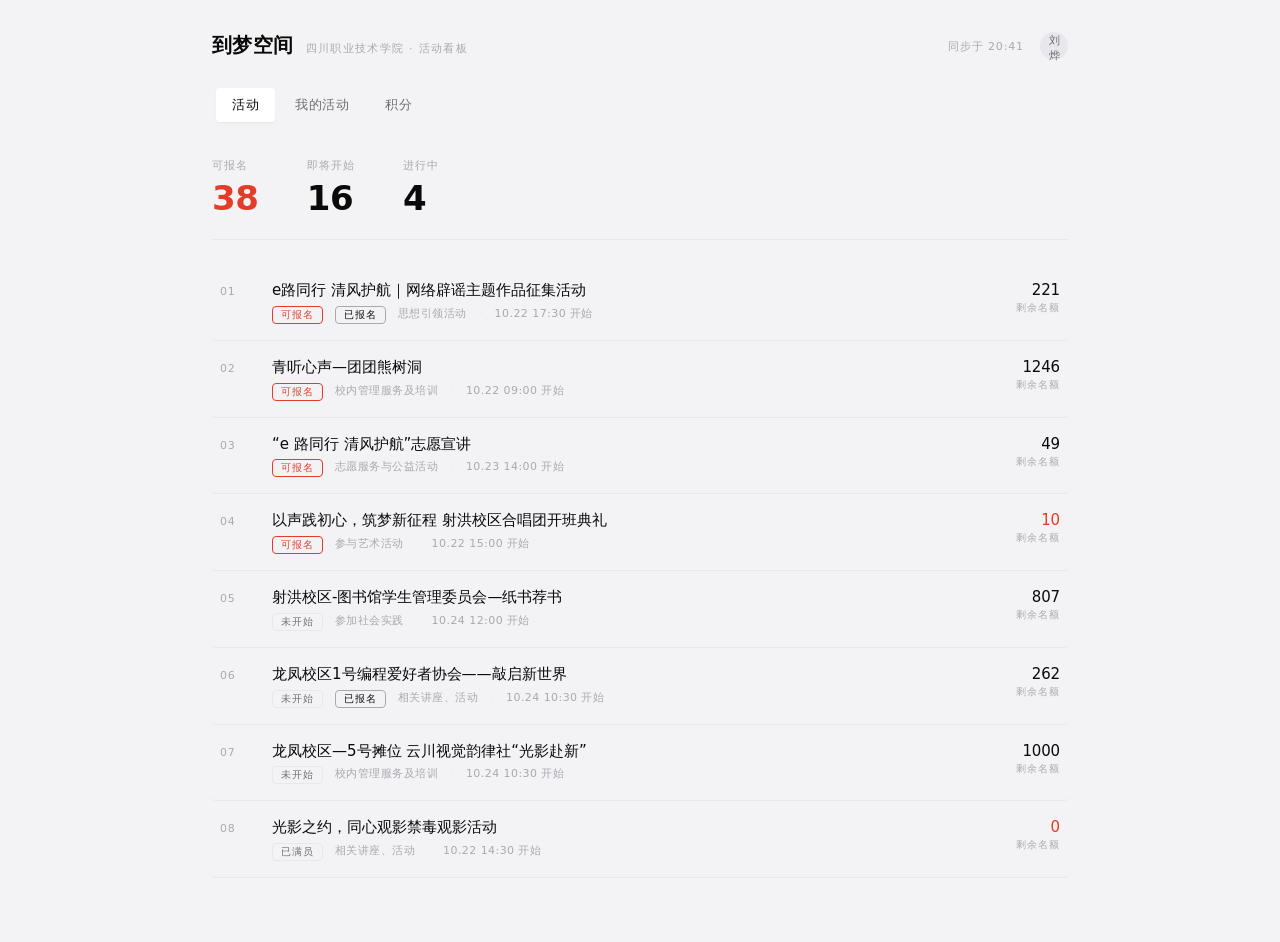
<file: ui/preview/a-ink.html>
<!doctype html>
<html lang="zh-CN">
<head>
<meta charset="utf-8">
<meta name="viewport" content="width=device-width, initial-scale=1">
<title>到梦空间 · 方案 A「墨白 Ink」</title>
<style>
/* ============================================================
   方案 A · 墨白 Ink
   参考：Linear（留白与列表密度）、Vercel Geist（发丝线与字重层级）、
        shadcn/ui（中性色阶 + 单一强调色）
   令牌：Global → Semantic → Component
   ============================================================ */
:root {
  /* ---- Global：色 ---- */
  --g-ink-900: #0A0A0B;
  --g-ink-700: #2A2A2E;
  --g-ink-500: #6E6E76;
  --g-ink-300: #A8A8B0;
  --g-ink-100: #E8E8EC;
  --g-ink-050: #F3F3F5;
  --g-white:   #FFFFFF;
  --g-vermilion: #E23D28;
  --g-vermilion-soft: #FDECE9;

  /* ---- Global：间距（4px 网格） ---- */
  --s1: 4px;  --s2: 8px;  --s3: 12px; --s4: 16px;
  --s5: 24px; --s6: 32px; --s7: 48px; --s8: 64px;

  /* ---- Global：圆角（3 档） ---- */
  --r-sm: 4px; --r-md: 8px; --r-lg: 14px;

  /* ---- Global：动效 ---- */
  --dur-micro: 90ms;
  --dur-local: 150ms;
  --dur-page: 280ms;
  --ease-out: cubic-bezier(.16, 1, .3, 1);
  --ease-in: cubic-bezier(.4, 0, 1, 1);
  --spring-panel: cubic-bezier(.34, 1.32, .64, 1);

  /* ---- Semantic ---- */
  --surface-page: var(--g-ink-050);
  --surface-card: var(--g-white);
  --surface-sunken: var(--g-ink-050);
  --text-strong: var(--g-ink-900);
  --text-body: var(--g-ink-700);
  --text-mute: var(--g-ink-500);
  --text-faint: var(--g-ink-300);
  --border-hair: var(--g-ink-100);
  --interactive: var(--g-vermilion);

  /* ---- Component ---- */
  --row-pad-y: var(--s4);
  --row-gap: var(--s5);
}

* { box-sizing: border-box; }

html, body {
  margin: 0; padding: 0;
  background: var(--surface-page);
  color: var(--text-body);
  font-family: "Genshin", "HarmonyOS Sans SC", "PingFang SC", "Microsoft YaHei", system-ui, sans-serif;
  -webkit-font-smoothing: antialiased;
}

button { font: inherit; color: inherit; background: none; border: 0; cursor: pointer; }

/* ============================ 骨架 ============================ */
.app {
  max-width: 920px;
  margin: 0 auto;
  padding: var(--s6) var(--s6) var(--s8);
}

/* ============================ 顶栏 ============================ */
.top {
  display: flex;
  align-items: flex-start;
  justify-content: space-between;
  gap: var(--s5);
  padding-bottom: var(--s5);
}

.brand { display: flex; align-items: baseline; gap: var(--s3); }

.brand-name {
  font-size: 20px;
  font-weight: 700;
  letter-spacing: .02em;
  color: var(--text-strong);
}

.brand-sub {
  font-size: 11px;
  letter-spacing: .12em;
  color: var(--text-faint);
}

.top-right { display: flex; align-items: center; gap: var(--s4); }

.sync { font-size: 11px; letter-spacing: .08em; color: var(--text-faint); }

.avatar {
  width: 28px; height: 28px;
  border-radius: 50%;
  background: var(--g-ink-100);
  display: grid; place-items: center;
  font-size: 11px; font-weight: 500; color: var(--text-mute);
  transition: transform var(--dur-micro) var(--ease-out);
}
.avatar:hover { transform: scale(1.06); }

/* ============================ 视图切换 ============================ */
.seg {
  display: inline-flex;
  gap: var(--s1);
  padding: var(--s1);
  background: var(--surface-sunken);
  border-radius: var(--r-md);
  margin-bottom: var(--s6);
  position: relative;
}

.seg-btn {
  position: relative;
  padding: var(--s2) var(--s4);
  font-size: 13px;
  letter-spacing: .04em;
  color: var(--text-mute);
  border-radius: var(--r-sm);
  transition: color var(--dur-micro) var(--ease-out);
}

.seg-btn[aria-selected="true"] { color: var(--text-strong); }

.seg-thumb {
  position: absolute;
  top: var(--s1); left: var(--s1);
  height: calc(100% - var(--s1) * 2);
  background: var(--surface-card);
  border-radius: var(--r-sm);
  box-shadow: 0 1px 2px rgba(10, 10, 11, .06);
  transform: translateX(0);
  transition: transform var(--dur-local) var(--spring-panel), width var(--dur-local) var(--ease-out);
}

/* ============================ 视图 ============================ */
.view { display: none; }
.view.is-on { display: block; animation: viewIn var(--dur-page) var(--ease-out) both; }

@keyframes viewIn {
  from { opacity: 0; transform: translateY(6px); }
  to   { opacity: 1; transform: none; }
}

/* ============================ 统计行 ============================ */
.stats {
  display: flex;
  gap: var(--s7);
  padding-bottom: var(--s5);
  border-bottom: 1px solid var(--border-hair);
  margin-bottom: var(--s5);
}

.stat-k { font-size: 11px; letter-spacing: .1em; color: var(--text-faint); margin-bottom: var(--s2); }

.stat-v {
  font-size: 34px;
  font-weight: 700;
  line-height: 1;
  letter-spacing: -.01em;
  color: var(--text-strong);
  font-variant-numeric: tabular-nums;
}

.stat-v.is-accent { color: var(--interactive); }
.stat-v small { font-size: 12px; font-weight: 400; color: var(--text-faint); margin-left: var(--s1); }

/* ============================ 列表 ============================ */
.list { display: flex; flex-direction: column; }

.row {
  display: grid;
  grid-template-columns: 28px minmax(0, 1fr) auto;
  gap: var(--row-gap);
  align-items: baseline;
  padding: var(--row-pad-y) var(--s2);
  border-bottom: 1px solid var(--border-hair);
  border-radius: var(--r-sm);
  transition: background var(--dur-micro) var(--ease-out),
              transform var(--dur-micro) var(--ease-out);
  animation: rowIn var(--dur-page) var(--ease-out) both;
}

@keyframes rowIn {
  from { opacity: 0; transform: translateY(8px); }
  to   { opacity: 1; transform: none; }
}

.row:hover { background: var(--surface-card); transform: translateY(-1px); }

.row-idx {
  font-size: 11px;
  color: var(--text-faint);
  font-variant-numeric: tabular-nums;
  letter-spacing: .06em;
}

.row-title {
  margin: 0 0 var(--s1);
  font-size: 15px;
  font-weight: 400;
  line-height: 1.45;
  color: var(--text-strong);
}

.row-meta {
  display: flex; flex-wrap: wrap; gap: var(--s3);
  font-size: 11px; letter-spacing: .04em; color: var(--text-faint);
}

.row-meta .dot { color: var(--g-ink-100); }

.tag {
  padding: 1px var(--s2);
  font-size: 10px;
  letter-spacing: .1em;
  border: 1px solid var(--border-hair);
  border-radius: var(--r-sm);
  color: var(--text-mute);
}
.tag.is-open { color: var(--interactive); border-color: currentColor; }
.tag.is-mine { color: var(--text-strong); border-color: var(--g-ink-300); }

.row-tail { text-align: right; }

.quota {
  font-size: 15px;
  font-weight: 500;
  color: var(--text-strong);
  font-variant-numeric: tabular-nums;
  letter-spacing: -.01em;
}
.quota.is-low { color: var(--interactive); }

.quota-cap { display: block; font-size: 10px; letter-spacing: .1em; color: var(--text-faint); margin-top: 2px; }

/* ============================ 积分 ============================ */
.score-hero { padding: var(--s7) 0 var(--s6); }

.score-label { font-size: 11px; letter-spacing: .14em; color: var(--text-faint); margin-bottom: var(--s3); }

.score-num {
  font-size: 88px;
  font-weight: 700;
  line-height: .95;
  letter-spacing: -.03em;
  color: var(--interactive);
  font-variant-numeric: tabular-nums;
}
.score-num small { font-size: 18px; color: var(--text-faint); margin-left: var(--s2); font-weight: 400; }

.score-meta { margin-top: var(--s4); font-size: 11px; letter-spacing: .06em; color: var(--text-faint); }

/* ============================ 抽屉 ============================ */
.scrim {
  position: fixed; inset: 0;
  background: rgba(10, 10, 11, .28);
  opacity: 0; pointer-events: none;
  transition: opacity var(--dur-local) var(--ease-out);
  backdrop-filter: blur(2px);
}
.scrim.is-on { opacity: 1; pointer-events: auto; }

.drawer {
  position: fixed; top: 0; right: 0; bottom: 0;
  width: min(420px, 92vw);
  background: var(--surface-card);
  border-left: 1px solid var(--border-hair);
  padding: var(--s6);
  overflow-y: auto;
  transform: translateX(100%);
  transition: transform var(--dur-local) var(--spring-panel);
}
.drawer.is-on { transform: none; }

.d-head { display: flex; justify-content: space-between; align-items: center; margin-bottom: var(--s5); }
.d-cap { font-size: 10px; letter-spacing: .16em; color: var(--text-faint); }
.d-close { font-size: 18px; color: var(--text-faint); line-height: 1; transition: transform var(--dur-micro) var(--ease-out); }
.d-close:hover { transform: rotate(90deg); }

.d-title { margin: 0 0 var(--s5); font-size: 19px; font-weight: 700; line-height: 1.4; color: var(--text-strong); }

.d-grid { display: grid; grid-template-columns: 64px 1fr; gap: var(--s3) var(--s4); font-size: 12px; }
.d-grid dt { color: var(--text-faint); letter-spacing: .06em; }
.d-grid dd { margin: 0; color: var(--text-body); }

.d-actions { display: flex; gap: var(--s3); margin-top: var(--s6); padding-top: var(--s5); border-top: 1px solid var(--border-hair); }

.btn {
  padding: var(--s3) var(--s5);
  border-radius: var(--r-md);
  font-size: 13px;
  letter-spacing: .04em;
  transition: transform var(--dur-micro) var(--ease-out), opacity var(--dur-micro) var(--ease-out);
}
.btn:active { transform: scale(.97); }
.btn--solid { background: var(--g-ink-900); color: var(--g-white); }
.btn--ghost { border: 1px solid var(--border-hair); color: var(--text-body); }
.btn--done { background: var(--surface-sunken); color: var(--text-faint); cursor: default; }

.d-hint { font-size: 11px; color: var(--text-faint); align-self: center; }

/* ============================ 窄屏 ============================ */
@media (max-width: 780px) {
  .app { padding: var(--s4) var(--s4) var(--s7); }
  .stats { gap: var(--s5); }
  .stat-v { font-size: 26px; }
  .row { grid-template-columns: 20px minmax(0, 1fr) auto; gap: var(--s3); }
  .score-num { font-size: 64px; }
}

/* 动效降级：系统开启减少动态时，直接给终态（也方便截图核对） */
@media (prefers-reduced-motion: reduce) {
  .panel, .scrim, .rows-item, .chip, .btn, .rail-btn, * { transition: none !important; }
  .rows-item { animation: none !important; }
}
</style>
</head>
<body>
<div class="app">

  <header class="top">
    <div class="brand">
      <span class="brand-name">到梦空间</span>
      <span class="brand-sub">四川职业技术学院 · 活动看板</span>
    </div>
    <div class="top-right">
      <span class="sync" id="sync">同步于 20:41</span>
      <button class="avatar" title="账号">刘烨</button>
    </div>
  </header>

  <div class="seg" role="tablist" id="seg">
    <span class="seg-thumb" id="segThumb"></span>
    <button class="seg-btn" role="tab" aria-selected="true" data-v="board">活动</button>
    <button class="seg-btn" role="tab" aria-selected="false" data-v="mine">我的活动</button>
    <button class="seg-btn" role="tab" aria-selected="false" data-v="score">积分</button>
  </div>

  <!-- ---------------- 活动 ---------------- -->
  <section class="view is-on" id="v-board">
    <div class="stats">
      <div>
        <div class="stat-k">可报名</div>
        <div class="stat-v is-accent">38</div>
      </div>
      <div>
        <div class="stat-k">即将开始</div>
        <div class="stat-v">16</div>
      </div>
      <div>
        <div class="stat-k">进行中</div>
        <div class="stat-v">4</div>
      </div>
    </div>
    <div class="list" id="boardList"></div>
  </section>

  <!-- ---------------- 我的活动 ---------------- -->
  <section class="view" id="v-mine">
    <div class="stats">
      <div>
        <div class="stat-k">已报名</div>
        <div class="stat-v">51<small>个</small></div>
      </div>
      <div>
        <div class="stat-k">待审核</div>
        <div class="stat-v">2</div>
      </div>
      <div>
        <div class="stat-k">已完结</div>
        <div class="stat-v">43</div>
      </div>
    </div>
    <div class="list" id="mineList"></div>
  </section>

  <!-- ---------------- 积分 ---------------- -->
  <section class="view" id="v-score">
    <div class="score-hero">
      <div class="score-label">到梦空间积分</div>
      <div class="score-num">43<small>分</small></div>
      <div class="score-meta">数据来源：到梦空间「我的」页 · 读取于 10.21 23:48</div>
    </div>
  </section>
</div>

<div class="scrim" id="scrim"></div>
<aside class="drawer" id="drawer" aria-hidden="true">
  <div class="d-head">
    <span class="d-cap">活动详情</span>
    <button class="d-close" id="dClose" aria-label="关闭">×</button>
  </div>
  <h2 class="d-title" id="dTitle">活动名称</h2>
  <dl class="d-grid" id="dGrid"></dl>
  <div class="d-actions" id="dActions"></div>
</aside>

<script>
const DATA = [
  { aid:"16684972", name:"e路同行 清风护航｜网络辟谣主题作品征集活动", cat:"思想引领活动", time:"10.22 17:30 开始", quota:221, mine:true, state:"open" },
  { aid:"16652489", name:"青听心声—团团熊树洞", cat:"校内管理服务及培训", time:"10.22 09:00 开始", quota:1246, mine:false, state:"open" },
  { aid:"16705892", name:"“e 路同行 清风护航”志愿宣讲", cat:"志愿服务与公益活动", time:"10.23 14:00 开始", quota:49, mine:false, state:"open" },
  { aid:"16676470", name:"以声践初心，筑梦新征程 射洪校区合唱团开班典礼", cat:"参与艺术活动", time:"10.22 15:00 开始", quota:10, mine:false, state:"open" },
  { aid:"16682678", name:"射洪校区-图书馆学生管理委员会—纸书荐书", cat:"参加社会实践", time:"10.24 12:00 开始", quota:807, mine:false, state:"soon" },
  { aid:"16674589", name:"龙凤校区1号编程爱好者协会——敲启新世界", cat:"相关讲座、活动", time:"10.24 10:30 开始", quota:262, mine:true, state:"soon" },
  { aid:"16658677", name:"龙凤校区—5号摊位 云川视觉韵律社“光影赴新”", cat:"校内管理服务及培训", time:"10.24 10:30 开始", quota:1000, mine:false, state:"soon" },
  { aid:"16671354", name:"光影之约，同心观影禁毒观影活动", cat:"相关讲座、活动", time:"10.22 14:30 开始", quota:0, mine:false, state:"full" },
];

const MINE = [
  { aid:"16684972", name:"e路同行 清风护航｜网络辟谣主题作品征集活动", cat:"思想引领活动", time:"10.22 17:30", state:"open", statusText:"报名中" },
  { aid:"16682931", name:"龙凤校区11号摊位青年马克思主义协会赓续红色信仰", cat:"校内管理服务及培训", time:"10.24 08:00", state:"open", statusText:"报名中" },
  { aid:"16674589", name:"龙凤校区1号编程爱好者协会——敲启新世界", cat:"相关讲座、活动", time:"10.24 10:30", state:"open", statusText:"报名中" },
  { aid:"16658677", name:"龙凤校区—5号摊位 云川视觉韵律社“光影赴新”", cat:"校内管理服务及培训", time:"10.24 10:30", state:"open", statusText:"等待中" },
  { aid:"16630112", name:"“智启未来，职引青春”信息技术行业企业进校宣讲会", cat:"相关讲座、活动", time:"10.20 19:00", state:"ended", statusText:"已完结" },
];

const TAG = { open:"可报名", soon:"未开始", full:"已满员", ended:"已完结" };

function rowHTML(it, i, opts = {}) {
  const mineTag = it.mine || opts.forceMine ? '<span class="tag is-mine">已报名</span>' : "";
  const stateTag = opts.statusText
    ? `<span class="tag ${it.state === "open" ? "is-open" : ""}">${opts.statusText}</span>`
    : `<span class="tag ${it.state === "open" ? "is-open" : ""}">${TAG[it.state] || ""}</span>`;
  const tail = opts.statusText
    ? `<span class="quota">${it.state === "ended" ? "—" : "在列"}</span><span class="quota-cap">状态</span>`
    : `<span class="quota ${it.quota <= 10 ? "is-low" : ""}">${it.quota === 0 ? "0" : it.quota}</span><span class="quota-cap">剩余名额</span>`;
  return `
    <article class="row" data-aid="${it.aid}" style="animation-delay:${Math.min(i, 8) * 22}ms">
      <span class="row-idx">${String(i + 1).padStart(2, "0")}</span>
      <div>
        <h3 class="row-title">${it.name}</h3>
        <div class="row-meta">${stateTag}${mineTag}<span>${it.cat}</span><span class="dot">·</span><span>${it.time}</span></div>
      </div>
      <div class="row-tail">${tail}</div>
    </article>`;
}

document.getElementById("boardList").innerHTML = DATA.map((it, i) => rowHTML(it, i)).join("");
document.getElementById("mineList").innerHTML = MINE.map((it, i) => rowHTML(it, i, { statusText: it.statusText })).join("");

/* ---- 分段控件：滑块 ---- */
const seg = document.getElementById("seg");
const thumb = document.getElementById("segThumb");
function moveThumb(btn) {
  thumb.style.width = btn.offsetWidth + "px";
  thumb.style.transform = `translateX(${btn.offsetLeft - 4}px)`;
}
function setView(name, btn) {
  document.querySelectorAll(".seg-btn").forEach((b) => b.setAttribute("aria-selected", String(b === btn)));
  document.querySelectorAll(".view").forEach((v) => v.classList.remove("is-on"));
  document.getElementById("v-" + name).classList.add("is-on");
  moveThumb(btn);
}
seg.addEventListener("click", (e) => {
  const btn = e.target.closest(".seg-btn");
  if (btn) setView(btn.dataset.v, btn);
});
window.addEventListener("load", () => moveThumb(seg.querySelector('[aria-selected="true"]')));

/* ---- 抽屉 ---- */
const scrim = document.getElementById("scrim");
const drawer = document.getElementById("drawer");
function openDrawer(aid) {
  const all = DATA.concat(MINE);
  const it = all.find((x) => x.aid === aid) || all[0];
  document.getElementById("dTitle").textContent = it.name;
  document.getElementById("dGrid").innerHTML = `
    <dt>状态</dt><dd>${it.statusText || TAG[it.state]}</dd>
    <dt>名额</dt><dd>${it.quota ? "120 / " + it.quota : "不限"}</dd>
    <dt>报名</dt><dd>2026.10.21 14:30 – 2026.10.23 23:59</dd>
    <dt>活动</dt><dd>2026.10.22 14:30 – 2026.10.22 23:55</dd>
    <dt>地点</dt><dd>龙凤校区 E2A 宿舍楼到 B5 过道之间</dd>
    <dt>主办</dt><dd>四川职业技术学院</dd>`;
  const joined = it.mine || it.aid === "16684972" || it.aid === "16674589";
  document.getElementById("dActions").innerHTML = joined
    ? `<button class="btn btn--done" disabled>已报名</button><button class="btn btn--ghost">取消报名</button><span class="d-hint">可以取消报名</span>`
    : `<button class="btn btn--solid">立即报名</button><span class="d-hint">报名成功后会出现在「我的活动」里</span>`;
  drawer.classList.add("is-on");
  drawer.setAttribute("aria-hidden", "false");
  scrim.classList.add("is-on");
}
function closeDrawer() {
  drawer.classList.remove("is-on");
  drawer.setAttribute("aria-hidden", "true");
  scrim.classList.remove("is-on");
}
document.addEventListener("click", (e) => {
  const row = e.target.closest(".row");
  if (row) openDrawer(row.dataset.aid);
});
document.getElementById("dClose").addEventListener("click", closeDrawer);
scrim.addEventListener("click", closeDrawer);
document.addEventListener("keydown", (e) => { if (e.key === "Escape") closeDrawer(); });
</script>
</body>
</html>
</file>
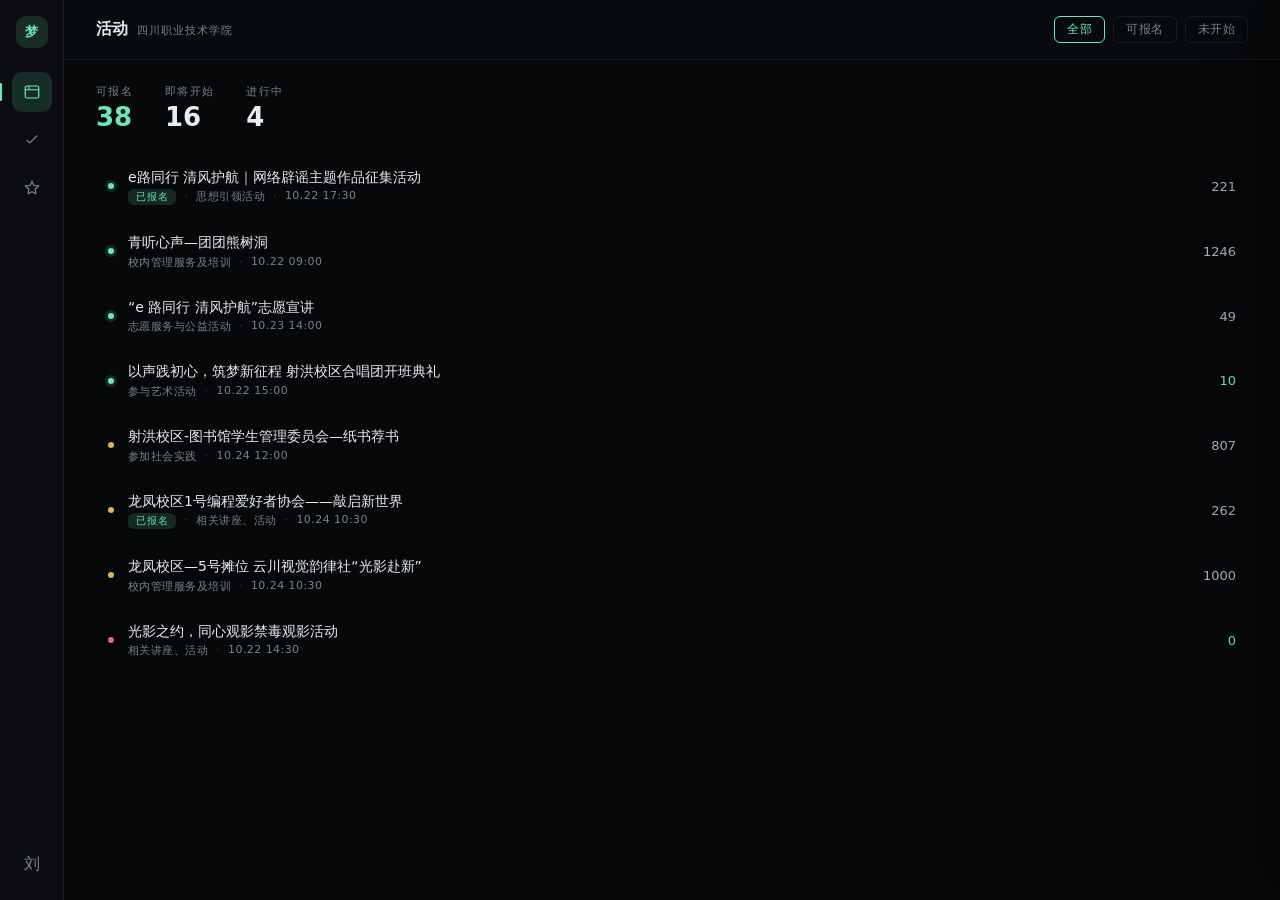
<file: ui/preview/b-void.html>
<!doctype html>
<html lang="zh-CN">
<head>
<meta charset="utf-8">
<meta name="viewport" content="width=device-width, initial-scale=1">
<title>到梦空间 · 方案 B「深空 Void」</title>
<style>
/* ============================================================
   方案 B · 深空 Void
   参考：Vercel Dashboard（玻璃顶栏与层级）、Raycast（紧凑列表 + 侧栏选中态）、
        shadcn/ui dark（中性暗阶 + 单一薄荷强调）
   令牌：Global → Semantic → Component
   ============================================================ */
:root {
  /* ---- Global：色 ---- */
  --g-void-950: #07080A;
  --g-void-900: #0B0D10;
  --g-void-850: #101317;
  --g-void-800: #161A1F;
  --g-void-700: #1E242B;
  --g-void-500: #7A828D;
  --g-void-300: #A8B0BB;
  --g-fog-100: #E8ECF1;
  --g-mint: #6EE7B7;
  --g-mint-dim: rgba(110, 231, 183, .14);

  /* ---- Global：间距（4px 网格） ---- */
  --s1: 4px;  --s2: 8px;  --s3: 12px; --s4: 16px;
  --s5: 24px; --s6: 32px; --s7: 48px; --s8: 64px;

  /* ---- Global：圆角（3 档） ---- */
  --r-sm: 6px; --r-md: 10px; --r-lg: 16px;

  /* ---- Global：动效 ---- */
  --dur-micro: 90ms;
  --dur-local: 150ms;
  --dur-page: 260ms;
  --ease-out: cubic-bezier(.16, 1, .3, 1);
  --ease-in: cubic-bezier(.4, 0, 1, 1);
  --spring-panel: cubic-bezier(.34, 1.28, .64, 1);

  /* ---- Semantic ---- */
  --surface-page: var(--g-void-950);
  --surface-card: var(--g-void-900);
  --surface-raised: var(--g-void-850);
  --surface-sunken: var(--g-void-800);
  --text-strong: var(--g-fog-100);
  --text-body: var(--g-void-300);
  --text-mute: var(--g-void-500);
  --border-hair: rgba(255, 255, 255, .07);
  --border-strong: rgba(255, 255, 255, .13);
  --interactive: var(--g-mint);
  --interactive-dim: var(--g-mint-dim);

  /* ---- Component ---- */
  --rail-w: 64px;
  --panel-w: 380px;
}

* { box-sizing: border-box; }

html, body {
  margin: 0; padding: 0;
  height: 100%;
  background: var(--surface-page);
  color: var(--text-body);
  font-family: "Genshin", "HarmonyOS Sans SC", "PingFang SC", "Microsoft YaHei", system-ui, sans-serif;
  -webkit-font-smoothing: antialiased;
}

button { font: inherit; color: inherit; background: none; border: 0; cursor: pointer; }

/* ============================ 骨架：左栏 + 主区 + 右面板 ============================ */
.shell {
  display: grid;
  grid-template-columns: var(--rail-w) minmax(0, 1fr);
  height: 100vh;
}

/* ============================ 左栏 ============================ */
.rail {
  display: flex; flex-direction: column; align-items: center;
  gap: var(--s2);
  padding: var(--s4) 0;
  border-right: 1px solid var(--border-hair);
  background: var(--surface-card);
}

.rail-logo {
  width: 32px; height: 32px;
  border-radius: var(--r-md);
  background: var(--interactive-dim);
  color: var(--interactive);
  display: grid; place-items: center;
  font-size: 13px; font-weight: 700;
  margin-bottom: var(--s4);
}

.rail-btn {
  width: 40px; height: 40px;
  border-radius: var(--r-md);
  display: grid; place-items: center;
  color: var(--text-mute);
  position: relative;
  transition: color var(--dur-micro) var(--ease-out),
              background var(--dur-micro) var(--ease-out),
              transform var(--dur-micro) var(--ease-out);
}
.rail-btn:hover { color: var(--text-strong); background: var(--surface-raised); }
.rail-btn:active { transform: scale(.94); }
.rail-btn[aria-selected="true"] { color: var(--interactive); background: var(--interactive-dim); }

.rail-btn[aria-selected="true"]::before {
  content: "";
  position: absolute; left: -12px; top: 50%;
  width: 2px; height: 18px;
  background: var(--interactive);
  border-radius: 2px;
  transform: translateY(-50%);
}

.rail-foot { margin-top: auto; }

/* ============================ 主区 ============================ */
.main { display: flex; flex-direction: column; min-width: 0; }

.topbar {
  display: flex; align-items: center; justify-content: space-between;
  gap: var(--s4);
  padding: var(--s4) var(--s6);
  border-bottom: 1px solid var(--border-hair);
  background: rgba(11, 13, 16, .72);
  backdrop-filter: blur(12px) saturate(1.2);
  position: sticky; top: 0; z-index: 5;
}

.title { font-size: 16px; font-weight: 700; letter-spacing: .02em; color: var(--text-strong); }
.title small { font-size: 11px; font-weight: 400; letter-spacing: .1em; color: var(--text-mute); margin-left: var(--s2); }

.chips { display: flex; gap: var(--s2); }

.chip {
  padding: var(--s1) var(--s3);
  font-size: 12px;
  letter-spacing: .04em;
  color: var(--text-mute);
  border: 1px solid var(--border-hair);
  border-radius: var(--r-sm);
  transition: color var(--dur-micro) var(--ease-out),
              border-color var(--dur-micro) var(--ease-out),
              transform var(--dur-micro) var(--ease-out);
}
.chip:hover { color: var(--text-strong); border-color: var(--border-strong); transform: translateY(-1px); }
.chip[aria-pressed="true"] { color: var(--interactive); border-color: var(--interactive); }

.scroll { flex: 1; overflow-y: auto; padding: var(--s5) var(--s6) var(--s7); }

/* ============================ 指标 ============================ */
.metrics { display: flex; gap: var(--s6); margin-bottom: var(--s5); }

.metric-k { font-size: 11px; letter-spacing: .12em; color: var(--text-mute); margin-bottom: var(--s1); }
.metric-v { font-size: 26px; font-weight: 700; line-height: 1.1; color: var(--text-strong); font-variant-numeric: tabular-nums; }
.metric-v.is-accent { color: var(--interactive); }

/* ============================ 列表 ============================ */
.rows { display: flex; flex-direction: column; gap: var(--s1); }

.rows-item {
  display: grid;
  grid-template-columns: 8px minmax(0, 1fr) auto;
  gap: var(--s3);
  align-items: center;
  padding: var(--s3) var(--s3);
  border-radius: var(--r-md);
  cursor: pointer;
  animation: rowIn var(--dur-page) var(--ease-out) both;
  transition: background var(--dur-micro) var(--ease-out),
              transform var(--dur-micro) var(--ease-out),
              box-shadow var(--dur-micro) var(--ease-out);
}

@keyframes rowIn {
  from { opacity: 0; transform: translateY(6px); }
  to   { opacity: 1; transform: none; }
}

.rows-item:hover { background: var(--surface-raised); transform: translateY(-1px); }
.rows-item.is-on { background: var(--surface-raised); box-shadow: inset 0 0 0 1px var(--border-strong); }

.dot-state { width: 6px; height: 6px; border-radius: 50%; background: var(--text-mute); }
.dot-state.is-open { background: var(--interactive); box-shadow: 0 0 0 3px var(--interactive-dim); }
.dot-state.is-soon { background: #E0B457; }
.dot-state.is-full { background: #E06C6C; }

.rows-main { min-width: 0; }

.rows-title {
  margin: 0 0 2px;
  font-size: 14px; font-weight: 400; line-height: 1.4;
  color: var(--text-strong);
  overflow: hidden; text-overflow: ellipsis; white-space: nowrap;
}

.rows-sub { display: flex; gap: var(--s2); font-size: 11px; letter-spacing: .04em; color: var(--text-mute); }
.rows-sub .sep { opacity: .4; }

.rows-tail { font-size: 13px; font-variant-numeric: tabular-nums; color: var(--text-body); }
.rows-tail.is-low { color: var(--interactive); }

.badge {
  font-size: 10px; letter-spacing: .08em;
  padding: 1px var(--s2);
  border-radius: var(--r-sm);
  background: var(--surface-sunken);
  color: var(--text-mute);
}
.badge.is-mine { background: var(--interactive-dim); color: var(--interactive); }

/* ============================ 右面板 ============================ */
.panel {
  position: fixed; top: 0; right: 0; bottom: 0;
  width: var(--panel-w);
  border-left: 1px solid var(--border-strong);
  background: var(--surface-card);
  display: flex; flex-direction: column;
  transform: translateX(100%);
  transition: transform var(--dur-local) var(--spring-panel);
  z-index: 30;
  box-shadow: -24px 0 48px rgba(0, 0, 0, .45);
}

.panel.is-on { transform: none; }

.scrim {
  position: fixed; inset: 0;
  background: rgba(7, 8, 10, .55);
  opacity: 0; pointer-events: none;
  transition: opacity var(--dur-local) var(--ease-out);
  z-index: 25;
}
.scrim.is-on { opacity: 1; pointer-events: auto; }

.panel-head {
  display: flex; align-items: center; justify-content: space-between;
  padding: var(--s4) var(--s5);
  border-bottom: 1px solid var(--border-hair);
}
.panel-cap { font-size: 10px; letter-spacing: .16em; color: var(--text-mute); }

.panel-body { padding: var(--s5); overflow-y: auto; min-width: 0; }

.panel-title { margin: 0 0 var(--s4); font-size: 16px; font-weight: 700; line-height: 1.45; color: var(--text-strong);
  overflow-wrap: anywhere; word-break: break-word; }

.kv { display: grid; grid-template-columns: 56px 1fr; gap: var(--s3) var(--s4); font-size: 12px; }
.kv dt { color: var(--text-mute); letter-spacing: .06em; }
.kv dd { margin: 0; color: var(--text-body); }

.panel-actions { display: flex; gap: var(--s3); margin-top: var(--s5); padding-top: var(--s4); border-top: 1px solid var(--border-hair); }

.btn {
  padding: var(--s2) var(--s4);
  border-radius: var(--r-md);
  font-size: 12px;
  letter-spacing: .04em;
  transition: transform var(--dur-micro) var(--ease-out), opacity var(--dur-micro) var(--ease-out);
}
.btn:active { transform: scale(.97); }
.btn--solid { background: var(--interactive); color: #06231A; font-weight: 500; }
.btn--ghost { border: 1px solid var(--border-strong); color: var(--text-body); }
.btn--done { background: var(--surface-sunken); color: var(--text-mute); cursor: default; }

/* ============================ 积分 ============================ */
.score-wrap { padding: var(--s7) 0 0; }
.score-k { font-size: 11px; letter-spacing: .16em; color: var(--text-mute); margin-bottom: var(--s3); }
.score-v {
  font-size: 76px; font-weight: 700; line-height: .95; letter-spacing: -.03em;
  color: var(--interactive); font-variant-numeric: tabular-nums;
}
.score-v small { font-size: 16px; font-weight: 400; color: var(--text-mute); margin-left: var(--s2); }
.score-note { margin-top: var(--s4); font-size: 11px; letter-spacing: .05em; color: var(--text-mute); }

/* ============================ 窄屏 ============================ */
@media (max-width: 900px) {
  .shell { grid-template-columns: 1fr; grid-template-rows: auto 1fr; }
  .rail {
    flex-direction: row; justify-content: flex-start;
    border-right: 0; border-bottom: 1px solid var(--border-hair);
    padding: var(--s2) var(--s3); gap: var(--s1);
  }
  .rail-logo { margin: 0 var(--s2) 0 0; }
  .rail-btn[aria-selected="true"]::before { display: none; }
  .rail-foot { margin-left: auto; margin-top: 0; }
  .topbar { padding: var(--s3) var(--s4); }
  .scroll { padding: var(--s4) var(--s4) var(--s7); }
  .panel {
    position: fixed; inset: auto 0 0 0; height: 72vh;
    border-left: 0; border-top: 1px solid var(--border-strong);
    border-radius: var(--r-lg) var(--r-lg) 0 0;
    transform: translateY(100%);
    z-index: 20;
  }
  .panel.is-on { transform: none; }
  .score-v { font-size: 60px; }
}

/* 动效降级：系统开启减少动态时，直接给终态（也方便截图核对） */
@media (prefers-reduced-motion: reduce) {
  .panel, .scrim, .rows-item, .chip, .btn, .rail-btn, * { transition: none !important; }
  .rows-item { animation: none !important; }
}
</style>
</head>
<body>
<div class="shell">

  <!-- ---------------- 左栏 ---------------- -->
  <nav class="rail" id="rail">
    <div class="rail-logo">梦</div>
    <button class="rail-btn" data-v="board" aria-selected="true" title="活动">
      <svg width="18" height="18" viewBox="0 0 24 24" fill="none" stroke="currentColor" stroke-width="1.6">
        <rect x="3" y="4" width="18" height="16" rx="2"/><path d="M3 9h18M8 4v5"/>
      </svg>
    </button>
    <button class="rail-btn" data-v="mine" aria-selected="false" title="我的活动">
      <svg width="18" height="18" viewBox="0 0 24 24" fill="none" stroke="currentColor" stroke-width="1.6">
        <path d="M5 12l4 4 10-10"/>
      </svg>
    </button>
    <button class="rail-btn" data-v="score" aria-selected="false" title="积分">
      <svg width="18" height="18" viewBox="0 0 24 24" fill="none" stroke="currentColor" stroke-width="1.6">
        <path d="M12 3l2.6 5.6 6 .8-4.4 4.2 1.1 6L12 16.8 6.7 19.6l1.1-6L3.4 9.4l6-.8z"/>
      </svg>
    </button>
    <button class="rail-btn rail-foot" title="账号">刘</button>
  </nav>

  <!-- ---------------- 主区 ---------------- -->
  <div class="main">
    <div class="topbar">
      <div class="title" id="pageTitle">活动<small>四川职业技术学院</small></div>
      <div class="chips" id="chips">
        <button class="chip" aria-pressed="true">全部</button>
        <button class="chip" aria-pressed="false">可报名</button>
        <button class="chip" aria-pressed="false">未开始</button>
      </div>
    </div>

    <div class="scroll" id="scroll">
      <!-- 活动 -->
      <div class="view" id="v-board">
        <div class="metrics">
          <div><div class="metric-k">可报名</div><div class="metric-v is-accent">38</div></div>
          <div><div class="metric-k">即将开始</div><div class="metric-v">16</div></div>
          <div><div class="metric-k">进行中</div><div class="metric-v">4</div></div>
        </div>
        <div class="rows" id="boardRows"></div>
      </div>

      <!-- 我的活动 -->
      <div class="view" id="v-mine" hidden>
        <div class="metrics">
          <div><div class="metric-k">已报名</div><div class="metric-v">51</div></div>
          <div><div class="metric-k">待审核</div><div class="metric-v">2</div></div>
          <div><div class="metric-k">已完结</div><div class="metric-v">43</div></div>
        </div>
        <div class="rows" id="mineRows"></div>
      </div>

      <!-- 积分 -->
      <div class="view" id="v-score" hidden>
        <div class="score-wrap">
          <div class="score-k">到梦空间积分</div>
          <div class="score-v">43<small>分</small></div>
          <div class="score-note">数据来源：到梦空间「我的」页 · 读取于 10.21 23:48</div>
        </div>
      </div>
    </div>
  </div>

  <!-- ---------------- 右面板 ---------------- -->
  <aside class="panel" id="panel">
    <div class="panel-head">
      <span class="panel-cap">活动详情</span>
      <button class="rail-btn" id="panelClose" aria-label="关闭" style="width:28px;height:28px">
        <svg width="14" height="14" viewBox="0 0 24 24" fill="none" stroke="currentColor" stroke-width="1.8">
          <path d="M6 6l12 12M18 6L6 18"/>
        </svg>
      </button>
    </div>
    <div class="panel-body" id="panelBody"></div>
  </aside>
</div>

<script>
const DATA = [
  { aid:"16684972", name:"e路同行 清风护航｜网络辟谣主题作品征集活动", cat:"思想引领活动", time:"10.22 17:30", quota:221, mine:true, state:"open" },
  { aid:"16652489", name:"青听心声—团团熊树洞", cat:"校内管理服务及培训", time:"10.22 09:00", quota:1246, mine:false, state:"open" },
  { aid:"16705892", name:"“e 路同行 清风护航”志愿宣讲", cat:"志愿服务与公益活动", time:"10.23 14:00", quota:49, mine:false, state:"open" },
  { aid:"16676470", name:"以声践初心，筑梦新征程 射洪校区合唱团开班典礼", cat:"参与艺术活动", time:"10.22 15:00", quota:10, mine:false, state:"open" },
  { aid:"16682678", name:"射洪校区-图书馆学生管理委员会—纸书荐书", cat:"参加社会实践", time:"10.24 12:00", quota:807, mine:false, state:"soon" },
  { aid:"16674589", name:"龙凤校区1号编程爱好者协会——敲启新世界", cat:"相关讲座、活动", time:"10.24 10:30", quota:262, mine:true, state:"soon" },
  { aid:"16658677", name:"龙凤校区—5号摊位 云川视觉韵律社“光影赴新”", cat:"校内管理服务及培训", time:"10.24 10:30", quota:1000, mine:false, state:"soon" },
  { aid:"16671354", name:"光影之约，同心观影禁毒观影活动", cat:"相关讲座、活动", time:"10.22 14:30", quota:0, mine:false, state:"full" },
];

const MINE = [
  { aid:"16684972", name:"e路同行 清风护航｜网络辟谣主题作品征集活动", cat:"思想引领活动", time:"10.22 17:30", quota:221, mine:true, state:"open" },
  { aid:"16682931", name:"龙凤校区11号摊位青年马克思主义协会赓续红色信仰", cat:"校内管理服务及培训", time:"10.24 08:00", quota:513, mine:true, state:"open" },
  { aid:"16674589", name:"龙凤校区1号编程爱好者协会——敲启新世界", cat:"相关讲座、活动", time:"10.24 10:30", quota:262, mine:true, state:"open" },
  { aid:"16658677", name:"龙凤校区—5号摊位 云川视觉韵律社“光影赴新”", cat:"校内管理服务及培训", time:"10.24 10:30", quota:1000, mine:true, state:"open" },
  { aid:"16630112", name:"“智启未来，职引青春”信息技术行业企业进校宣讲会", cat:"相关讲座、活动", time:"10.20 19:00", quota:0, mine:true, state:"ended" },
];

function itemHTML(it, i) {
  return `
    <article class="rows-item" data-aid="${it.aid}" style="animation-delay:${Math.min(i, 9) * 18}ms">
      <span class="dot-state is-${it.state}"></span>
      <div class="rows-main">
        <h3 class="rows-title">${it.name}</h3>
        <div class="rows-sub">
          ${it.mine ? '<span class="badge is-mine">已报名</span><span class="sep">·</span>' : ""}
          <span>${it.cat}</span><span class="sep">·</span><span>${it.time}</span>
        </div>
      </div>
      <span class="rows-tail ${it.quota <= 10 ? "is-low" : ""}">${it.state === "ended" ? "—" : it.quota}</span>
    </article>`;
}

document.getElementById("boardRows").innerHTML = DATA.map(itemHTML).join("");
document.getElementById("mineRows").innerHTML = MINE.map(itemHTML).join("");

/* ---- 视图切换 ---- */
const rail = document.getElementById("rail");
rail.addEventListener("click", (e) => {
  const btn = e.target.closest(".rail-btn[data-v]");
  if (!btn) return;
  rail.querySelectorAll(".rail-btn[data-v]").forEach((b) => b.setAttribute("aria-selected", String(b === btn)));
  ["board", "mine", "score"].forEach((v) => {
    document.getElementById("v-" + v).hidden = v !== btn.dataset.v;
  });
  const v = document.getElementById("v-" + btn.dataset.v);
  v.style.animation = "none";
  void v.offsetWidth;
  v.style.animation = "";
  document.getElementById("pageTitle").firstChild.textContent =
    { board: "活动", mine: "我的活动", score: "积分" }[btn.dataset.v];
});

/* ---- 过滤 chip ---- */
const chips = document.getElementById("chips");
chips.addEventListener("click", (e) => {
  const c = e.target.closest(".chip");
  if (!c) return;
  chips.querySelectorAll(".chip").forEach((x) => x.setAttribute("aria-pressed", String(x === c)));
});

/* ---- 右面板 ---- */
const panel = document.getElementById("panel");
const panelBody = document.getElementById("panelBody");

function showDetail(aid, mine) {
  const it = DATA.concat(MINE).find((x) => x.aid === aid) || DATA[0];
  const joined = it.mine;
  panelBody.innerHTML = `
    <h2 class="panel-title">${it.name}</h2>
    <dl class="kv">
      <dt>状态</dt><dd>${it.state === "open" ? "报名中" : it.state === "soon" ? "未开始" : it.state === "full" ? "已满员" : "已完结"}</dd>
      <dt>名额</dt><dd>${it.quota ? "120 / " + it.quota : "不限"}</dd>
      <dt>报名</dt><dd>2026.10.21 14:30 – 2026.10.23 23:59</dd>
      <dt>活动</dt><dd>2026.10.22 14:30 – 2026.10.22 23:55</dd>
      <dt>地点</dt><dd>龙凤校区 E2A 宿舍楼到 B5 过道之间</dd>
      <dt>主办</dt><dd>四川职业技术学院</dd>
    </dl>
    <div class="panel-actions">
      ${joined
        ? '<button class="btn btn--done" disabled>已报名</button><button class="btn btn--ghost">取消报名</button>'
        : '<button class="btn btn--solid">立即报名</button><button class="btn btn--ghost">打开原页</button>'}
    </div>`;
  document.querySelectorAll(".rows-item").forEach((r) =>
    r.classList.toggle("is-on", r.dataset.aid === aid));
  panel.classList.add("is-on");
  scrim.classList.add("is-on");
}

const scrim = document.createElement("div");
scrim.className = "scrim";
scrim.addEventListener("click", () => {
  panel.classList.remove("is-on");
  scrim.classList.remove("is-on");
});
document.querySelector(".shell").appendChild(scrim);

document.addEventListener("click", (e) => {
  const row = e.target.closest(".rows-item");
  if (row) showDetail(row.dataset.aid);
});


/* 默认不打开详情，点行才滑出 */
document.getElementById("panelClose").addEventListener("click", () => {
  panel.classList.remove("is-on");
  scrim.classList.remove("is-on");
});
</script>
</body>
</html>
</file>
